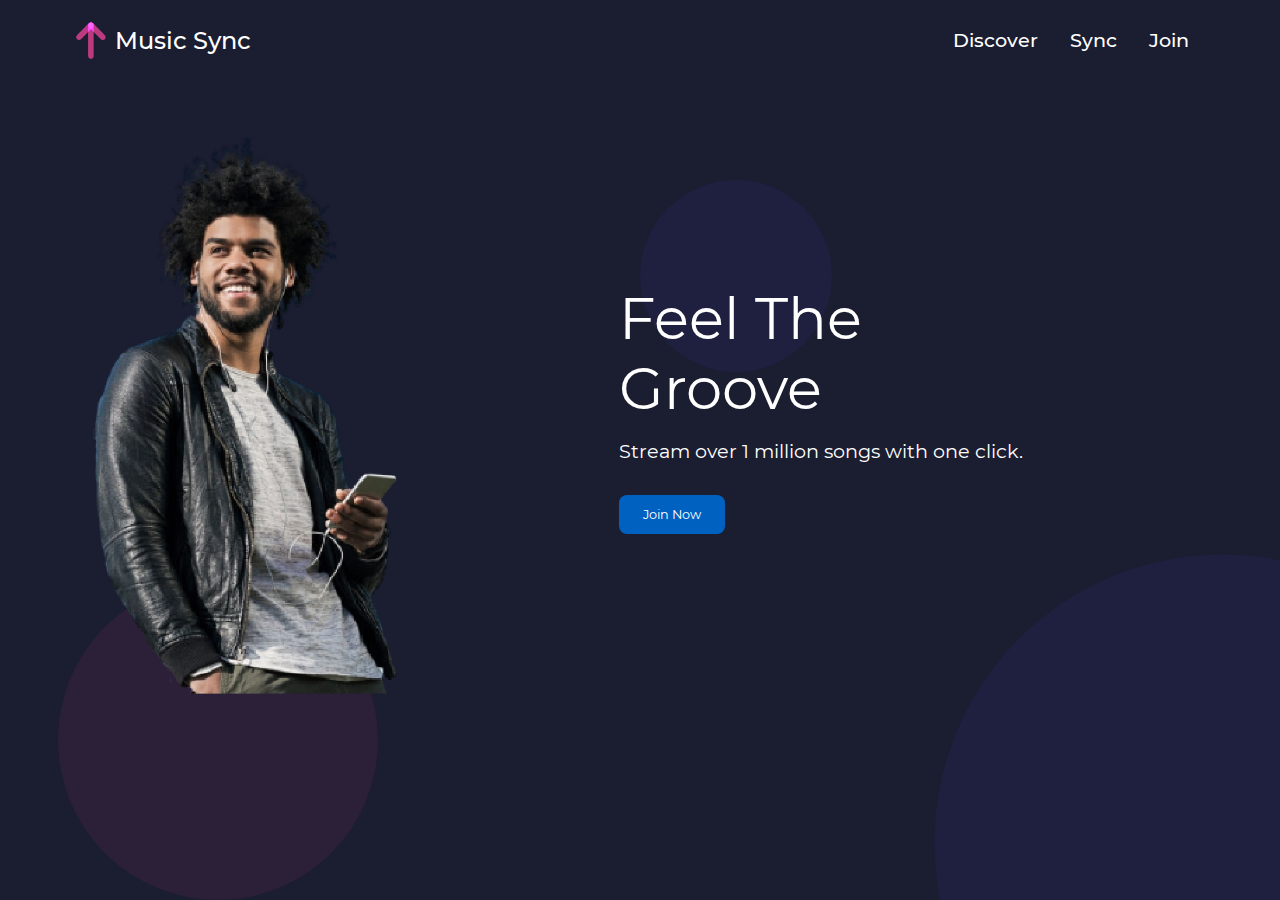
<file: Music Sync/index.html>
<!DOCTYPE html>
<html lang="en">
<head>
    <meta charset="UTF-8">
    <meta name="viewport" content="width=device-width, initial-scale=1.0">
    <link rel="stylesheet" href="style.css">
    <link rel="stylesheet" href="index.css">
    <title>Music Sync</title>
</head>
<body class="container  full-height-grow">
    <main>
        <header class="main-header">
            <nav>
                <a href="index.html" class="brand-logo">
                    <img src="/Music Sync/Images/Logo Icon.png" alt="">
                    <div class="brand-logo-name">Music Sync</div>
                </a>
                <div class="main-nav">
                    <ul>
                        <li><a href="discover.html">Discover</a></li>
                        <li><a href="Sync.html">Sync</a></li>
                        <li><a href="Join.html">Join</a></li>
                    </ul>
                </div>
            </nav>
        </header>
        <section class="home-main-section">
            <div class="img-wrapper">
                <div class="man-image">
                </div>
            </div>
            <div class="call-to-action">
                <h1 class="title">Feel The Groove</h1>
                <span class="subtitle"> Stream over 1 million songs with one click.</span>
                <a href="join.html" class="btn">Join Now</a>
            </div>
        </section>
        <div class="home-page-circle-1"></div>
        <div class="home-page-circle-2"></div>
        <div class="home-page-circle-3"></div>
    </main>
</body>
<footer>

</footer>
</html>
</file>
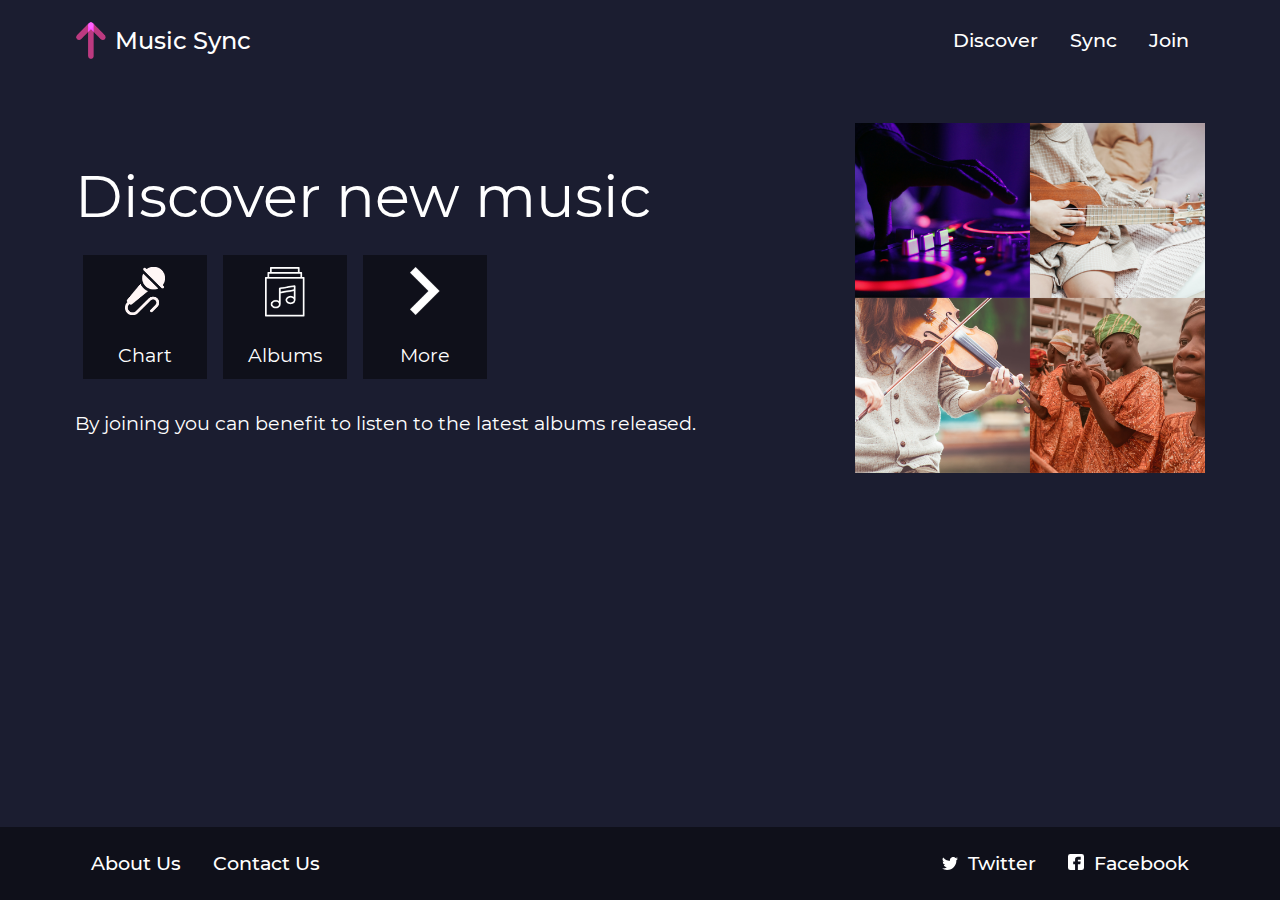
<file: Music Sync/discover.html>
<!DOCTYPE html>
<html lang="en">
<head>
    <meta charset="UTF-8">
    <meta name="viewport" content="width=device-width, initial-scale=1.0">
    <link rel="stylesheet" href="style.css">
    <link rel="stylesheet" href="discover.css">
    <title>Music Sync - Discover</title>
</head>
<body class="full-height-grow">
    <div class="container full-height-grow">
        <main>
            <header class="main-header">
                <nav>
                    <a href="/" class="brand-logo">
                        <img src="/Music Sync/Images/Logo Icon.png" alt="">
                        <div class="brand-logo-name">Music Sync</div>
                   </a>
                    <div class="main-nav">
                        <ul>
                            <li><a href="discover.html">Discover</a></li>
                            <li><a href="Sync.html">Sync</a></li>
                            <li><a href="Join.html">Join</a></li>
                        </ul>
                    </div>
                </nav>
            </header>
            <section class="discover-main-section">
                <div class="call-to-action">
                    <h1 class="title">Discover new music</h1>
                    <div class="icon-section"> 
                        <div class="icon">
                            <img src="./Images/001-mic.png" alt="">
                            Chart
                        </div>
                        <div class="icon">
                            <img src="./Images/music album.png" alt="">
                            Albums
                        </div>
                        <div class="icon">
                            <img src="./Images/More arror.png" alt="" style="width: 30px;">
                            More
                        </div>
                    </div>
                    By joining you can benefit to listen to the latest albums released.
                </div>
                <img class="covers-image" src="./Images/Cover images.png" alt="">
            </section>
        </main>
    </div>
    <footer class="main-footer">
        <div class="container">
            <nav class="footer-nav">
                <ul>
                    <li><a href="#">About Us</a></li>
                    <li><a href="#">Contact Us</a></li>
                </ul>
            </nav>
            <nav class="footer-nav">
                <ul>
                    <li>
                        <a href="#" class="social-link">
                            <img src="./Images/twitter white.svg" alt="twitter-icon">
                            Twitter
                        </a>
                    </li>
                    <li>
                        <a href="#" class="social-link">
                            <img src="./Images/facebook-white.svg" alt="twitter-icon">
                            Facebook
                        </a>
                    </li>
                </ul>
            </nav>
        </div>
    </footer>
</body>
</html>
</file>
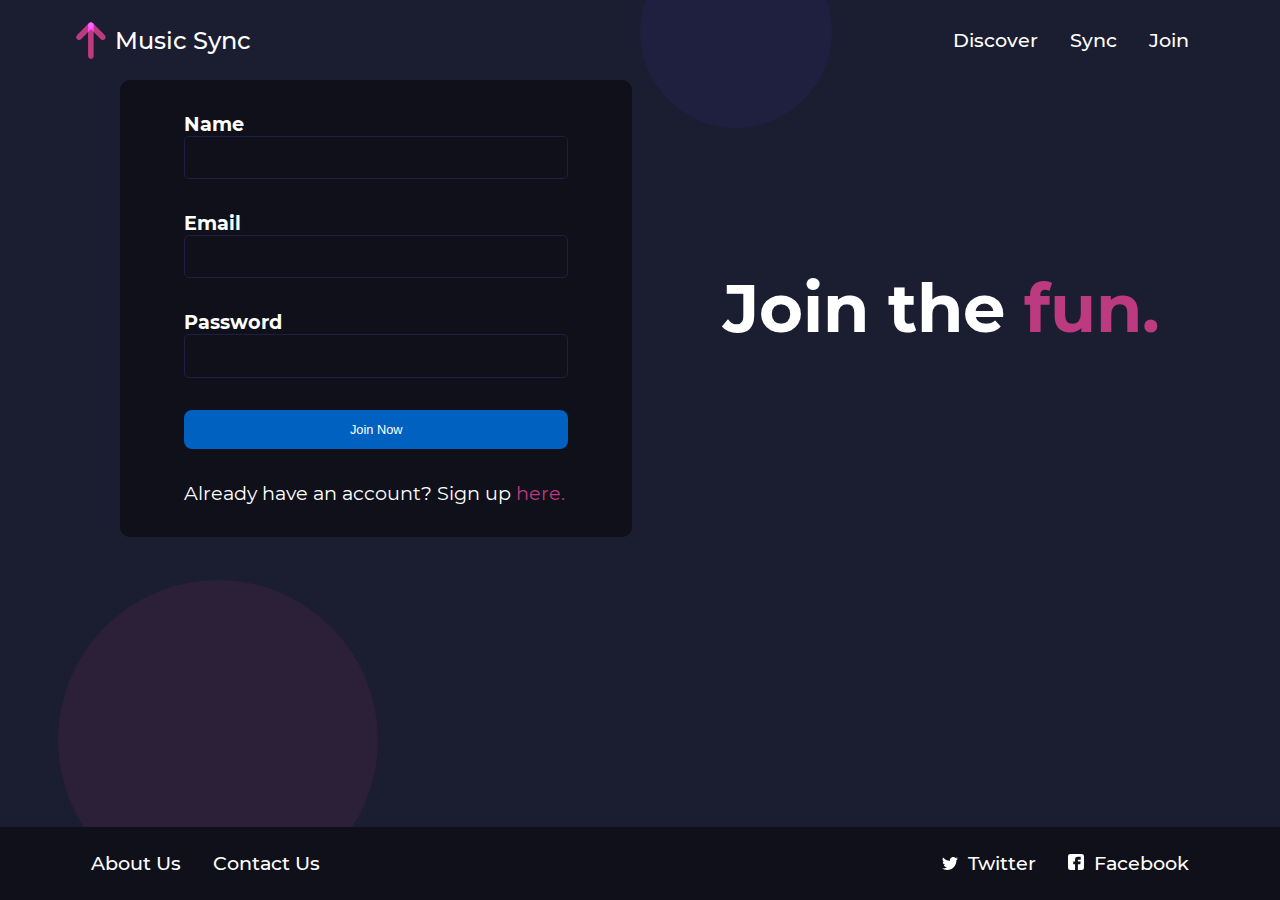
<file: Music Sync/join.html>
<!DOCTYPE html>
<html lang="en">
<head>
    <meta charset="UTF-8">
    <meta name="viewport" content="width=device-width, initial-scale=1.0">
    <link rel="stylesheet" href="style.css">
    <link rel="stylesheet" href="join.css">
    <title>Music Sync - Join</title>
</head>
<body class="full-height-grow">
    <div class="container full-height-grow">
        <main>
            <header class="main-header">
                <nav>
                    <a href="/" class="brand-logo">
                        <img src="/Music Sync/Images/Logo Icon.png" alt="">
                        <div class="brand-logo-name">Music Sync</div>
                    </a>
                    <div class="main-nav">
                        <ul>
                            <li><a href="discover.html">Discover</a></li>
                            <li><a href="Sync.html">Sync</a></li>
                            <li><a href="Join.html">Join</a></li>
                        </ul>
                    </div>
                </nav>
            </header>
            <section class="join-main-section">
              <form action="" class="join-form">
                  <div class="input-group">
                    <label for="">Name</label>
                    <input type="text">
                  </div>
                  <div class="input-group">
                    <label for="">Email</label>
                    <input type="email">
                  </div>
                  <div class="input-group">
                    <label for="">Password</label>
                    <input type="password">
                  </div>
                  <div class="input-group">
                      <button type="submit" class="btn">Join Now</button>
                  </div>
                  <p>Already have an account? Sign up 
                      <a href="./index.html">
                        <span class="accent-text">here.</span>
                      </a>
                  </p>
              </form>
              <h1 class="join-text">Join the 
                <span class="accent-text">fun.</span>
              </h1>
            </section>
        </main>
    </div>
    <div class="join-page-circle-1"></div>
    <div class="join-page-circle-2"></div>
    <footer class="main-footer">
        <div class="container">
            <nav class="footer-nav">
                <ul>
                    <li><a href="#">About Us</a></li>
                    <li><a href="#">Contact Us</a></li>
                </ul>
            </nav>
            <nav class="footer-nav">
                <ul>
                    <li>
                        <a href="#" class="social-link">
                            <img src="./Images/twitter white.svg" alt="twitter-icon">
                            Twitter
                        </a>
                    </li>
                    <li>
                        <a href="#" class="social-link">
                            <img src="./Images/facebook-white.svg" alt="twitter-icon">
                            Facebook
                        </a>
                    </li>
                </ul>
            </nav>
        </div>
    </footer>
</body>
</html>
</file>
<file: Music Sync/style.css>
*, *::before *::after{
    padding: 0;
    margin: 0;
    box-sizing: border-box;
}

@font-face{
    font-family: 'montserrat';
    src: url('./Font/Montserrat/Montserrat-Bold.ttf');
    font-style: normal;
    font-weight: 700;
    /*src: url('./Font/Montserrat/Montserrat-Medium.ttf');*/
    /* src: url('./Font/Montserrat/Montserrat-Regular.ttf');*/
}

@font-face{
    font-family: 'montserrat';
    src: url('./Font/Montserrat/Montserrat-Medium.ttf');
    font-style: normal;
    font-weight: 500;
}

@font-face{
    font-family: 'montserrat';
    src: url('./Font/Montserrat/Montserrat-Regular.ttf');
    font-style: normal;
    font-weight: 400;
}

body{
    padding: 0;
    margin: 0;
    background-color: #1b1d30;
    font-family: montserrat, sans-serif;
    font-weight: 400;
    font-size: 1.2em;
    color: #ffffff;
    min-height: 100vh;
}

.full-height-grow{
    display: flex;
    flex-direction: column;
    height: 100vh;
}

.brand-logo{
    display: flex;
    align-items: center;
    font-size: 1.25em;
    font-family: montserrat, sans-serif;
    font-weight: 500;
    color: inherit;
    text-decoration: none;
}

.brand-logo img{
    width: 2rem;
}

.brand-logo-name{
    margin-left: 0.5rem;
}

.main-nav ul, .footer-nav ul{
    display: flex;
    margin: 0;
    padding: 0;
    list-style: none;
}

.main-nav a, .footer-nav a{
    padding: 1rem;
    text-decoration: none;
    color: inherit;
    font-family: montserrat, sans-serif;
    font-weight: 500;
}

.main-nav a:hover, .footer-nav a:hover{
    color: #adadad;
}

nav{
    display: flex;
    justify-content: space-between;
    align-items: center;
    height: 80px;
}

.main-footer{
    display: flex;
    justify-content: space-between;
    align-items: center; 
}

.main-footer .container{
    display: flex;
    justify-content: space-between;
}

.container{
    max-width: 1200px;
    margin: 0, auto;
    padding: 0 75px;
    flex-grow: 1;
}

.main-footer{
    height: 80px;
    background-color: #0F101A;
    font-weight: 700;
    overflow: hidden;
}
.social-link img{
    width: 1rem;
    margin-right: .25em;
}

.title{
    font-weight: 400;
    font-size: 3em;
    margin-bottom: 1rem;
    margin-top: 0;
}

.subtitle {
    font-weight: 400;
    font-size: 1.2rem;
    margin-bottom: 2rem;
}

.btn{
    color: #ffffff;
    background-color: #0061C1;
    padding: .75rem 1.5rem;
    border-radius: .5rem;
    text-decoration: none;
    font-size: .8rem;
    outline: none;
    border: none;
    cursor: pointer;
}

.btn:hover{
    background-color: #4444b4;
}

.btn:focus{
    background-color: #444480;
}
</file>
<file: Music Sync/index.css>
.home-main-section{
    display: flex;
    align-items: stretch;
    justify-content: space-between;
    flex-grow: 1;
    padding-top: 43px;
}

.home-main-section .img-wrapper{
    flex-grow: 1;
    flex-direction: column;
    display: flex;
    align-items: stretch;
    justify-content: flex-end;
   
}

.home-main-section .man-image{
    background-image: url('./Images/Hero.png');
    flex-grow: 1;
    max-height: 100vh;
    min-width: 30vw;
    background-size: contain;
    background-repeat: no-repeat;
    background-position: bottom left;
    bottom: 2vw;
}

.home-main-section .call-to-action{
    display: flex;
    flex-direction: column;
    align-items: flex-start;
    margin: 10rem;
    align-self: center;
}

@media (max-width: 900px) {
    .home-main-section .img-wrapper{
        display: none;
    }

    .home-main-section{
        justify-content: center;
    }
}

.home-page-circle-1{
    position: absolute;
    width: 25vw;
    height: 25vw;
    border-radius: 50%;
    background-color: rgb(188, 58, 128, .1);
    bottom: 0vw;
    left: 4.5vw;
    z-index: -1;
}

.home-page-circle-2{
    position: absolute;
    width: 15vw;
    height: 15vw;
    border-radius: 50%;
    background-color: rgb(64, 45, 198, .1);
    top: 20vh;
    left: 50vw;
    z-index: -1;
}

.home-page-circle-3{
    position: absolute;
    width: 45vw;
    height: 45vw;
    bottom: 0;
    right: 0;
    z-index: -1;
    overflow: hidden;
}

.home-page-circle-3::before{
    content: "";
    position: absolute;
    transform: translate(40%, 40%);
    height: 100%;
    width: 100%;
    border-radius: 50%;
    background-color: rgb(64, 45, 198, .1);
}
</file>
<file: Music Sync/discover.css>
.discover-main-section{
    display: flex;
    align-items: center;
    justify-content: space-between;
    flex-grow: 1;
    padding-top: 43px;
}

.discover-main-section .covers-image{
    width: 30vw;
    margin-left: 2rem;
    height: auto;
    max-width: 350px;
}

.icon-section{
    display: flex;
}

.icon{
    display: flex;
    flex-direction: column;
    justify-content: space-between;
    align-items: center;
    margin: .5rem;
    padding: .75rem;
    width: 100px;
    height: 100px;
    background-color: #0F101A;
    margin-bottom: 2rem;
}

.icon img{
    width: 40px;
}

@media (max-width: 800px){
    .discover-main-section{
        flex-direction: column;
        justify-content: center;
    }
    .discover-main-section .covers-image{
        margin-top: 2rem;
        height: 30vh;
        width: auto;
    }
}
</file>
<file: Music Sync/join.css>
.join-main-section{
    display: flex;
    justify-content: space-around;
    align-items: center;
    flex-grow: 1;
}

.join-text{
    font-size: 3.5em;
    font-weight: bold;
    margin: 0;
}

.accent-text, a{
    color: #BC3A80;
    text-decoration: none;
}

.join-form{
    background-color: #0F101A;
    width: 30vw;
    max-width: 40%;
    padding: 2rem 4rem;
    border-radius: 10px;
}

.input-group{
    margin-bottom: 2rem;
    display: flex;
    flex-direction: column;
}

.input-group:last-child, p{
    margin-bottom: 0;
}

.input-group label{
    font-weight: bold;
    margin-bottom: 0rem;
}

.input-group input{
    outline: none;
    background: none;
    border: 1px solid #1F1F43;
    font-size: 1em;
    padding: .5em;
    color: inherit;
    border-radius: 5px;
}

.input-group input:focus{
    border-color: #BC3A80;
}

@media(max-width: 900px){
    .join-main-section{
        flex-direction: column;
        justify-content: center;
    }

    .join-form{
        width: 80vw;
        max-width: inherit;
        margin: 2rem 0;
    }
}

.join-page-circle-1{
    position: absolute;
    width: 25vw;
    height: 25vw;
    border-radius: 50%;
    background-color: rgb(188, 58, 128, .1);
    bottom: 0vw;
    left: 4.5vw;
    z-index: -1;
}

.home-page-circle-1::before{
    content: "";
    position: absolute;
    transform: translateX(-20%);
    height: 100%;
    width: 100%;
    border-radius: 50%;
    background-color: rgb(188, 58, 128, .1);
}

.join-page-circle-2{
    position: absolute;
    width: 15vw;
    height: 15vw;
    border-radius: 50%;
    background-color: rgb(64, 45, 198, .1);
    top: -5vw;
    left: 50vw;
    z-index: -1;
}

.home-page-circle-2::before{
    content: "";
    position: absolute;
    transform: translateY(-30%);
    height: 100%;
    width: 100%;
    border-radius: 50%;
    background-color: rgb(64, 45, 198, .1);
}
</file>
